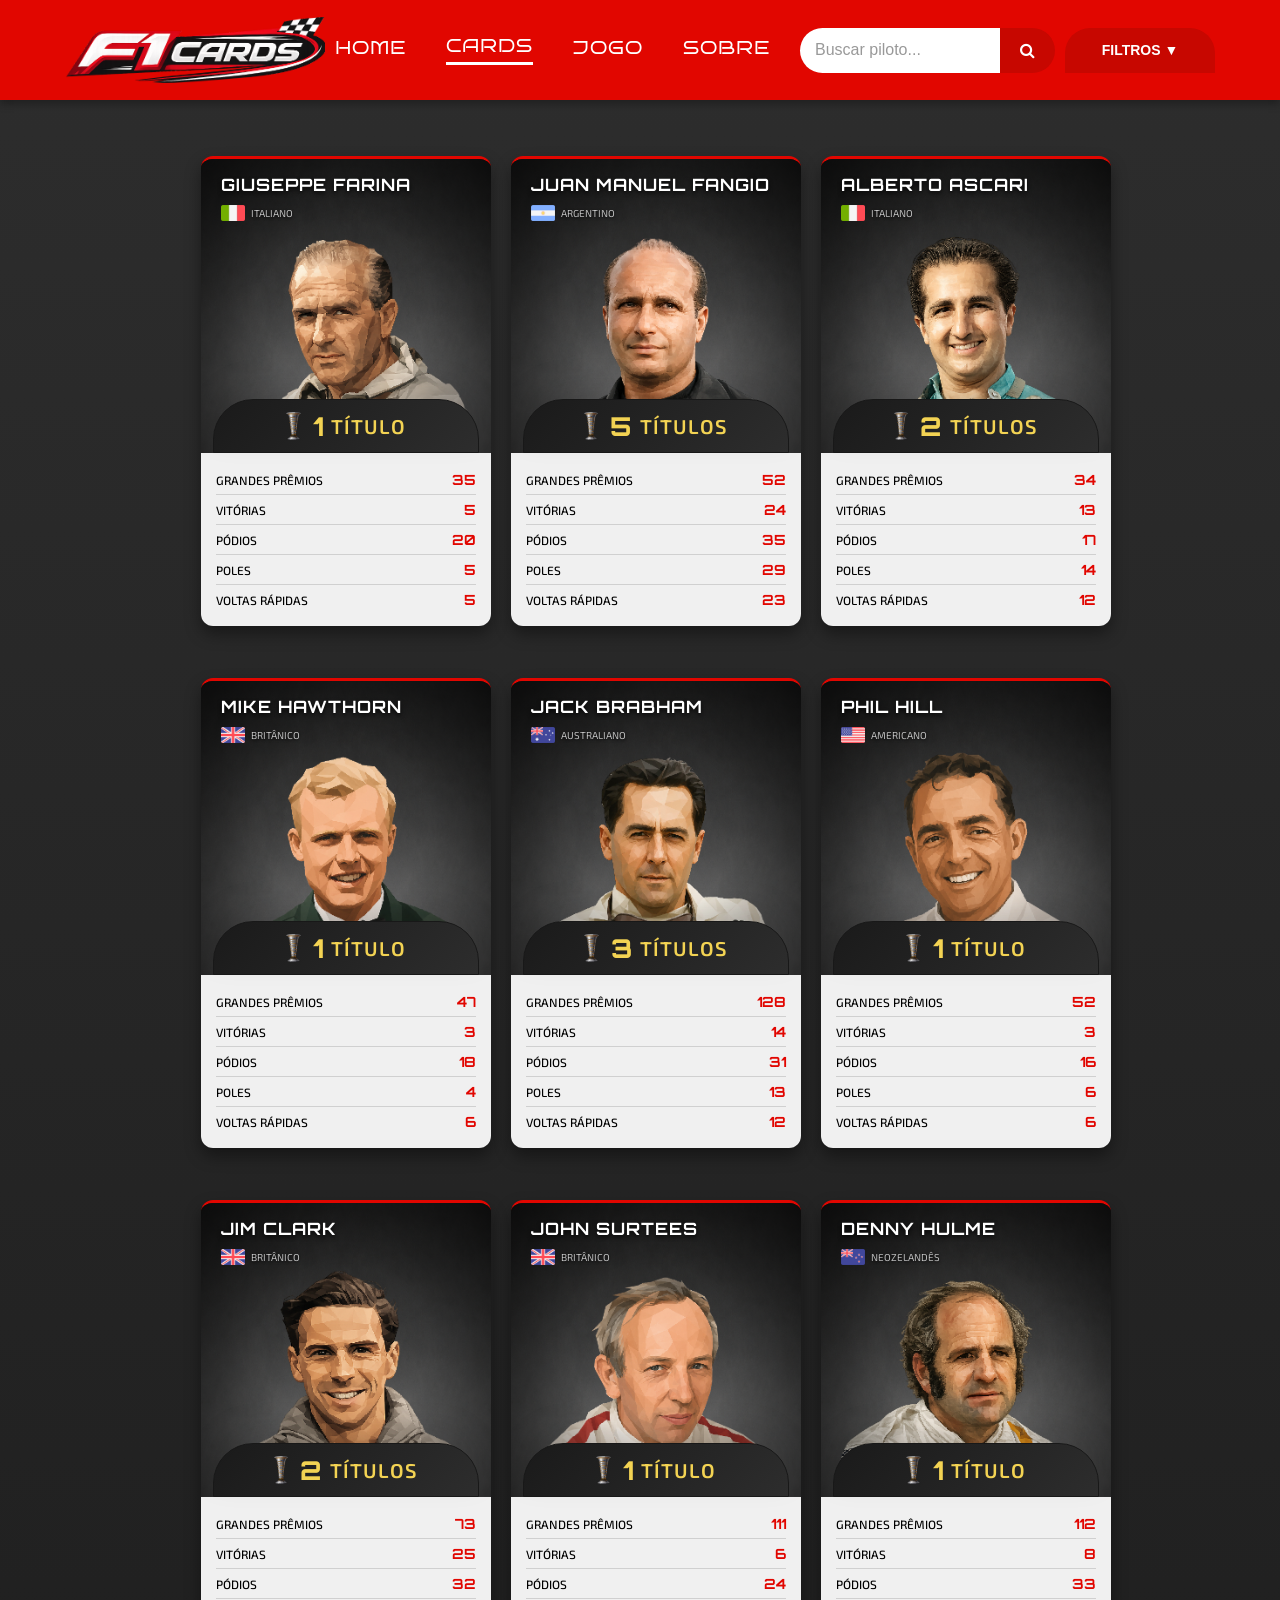
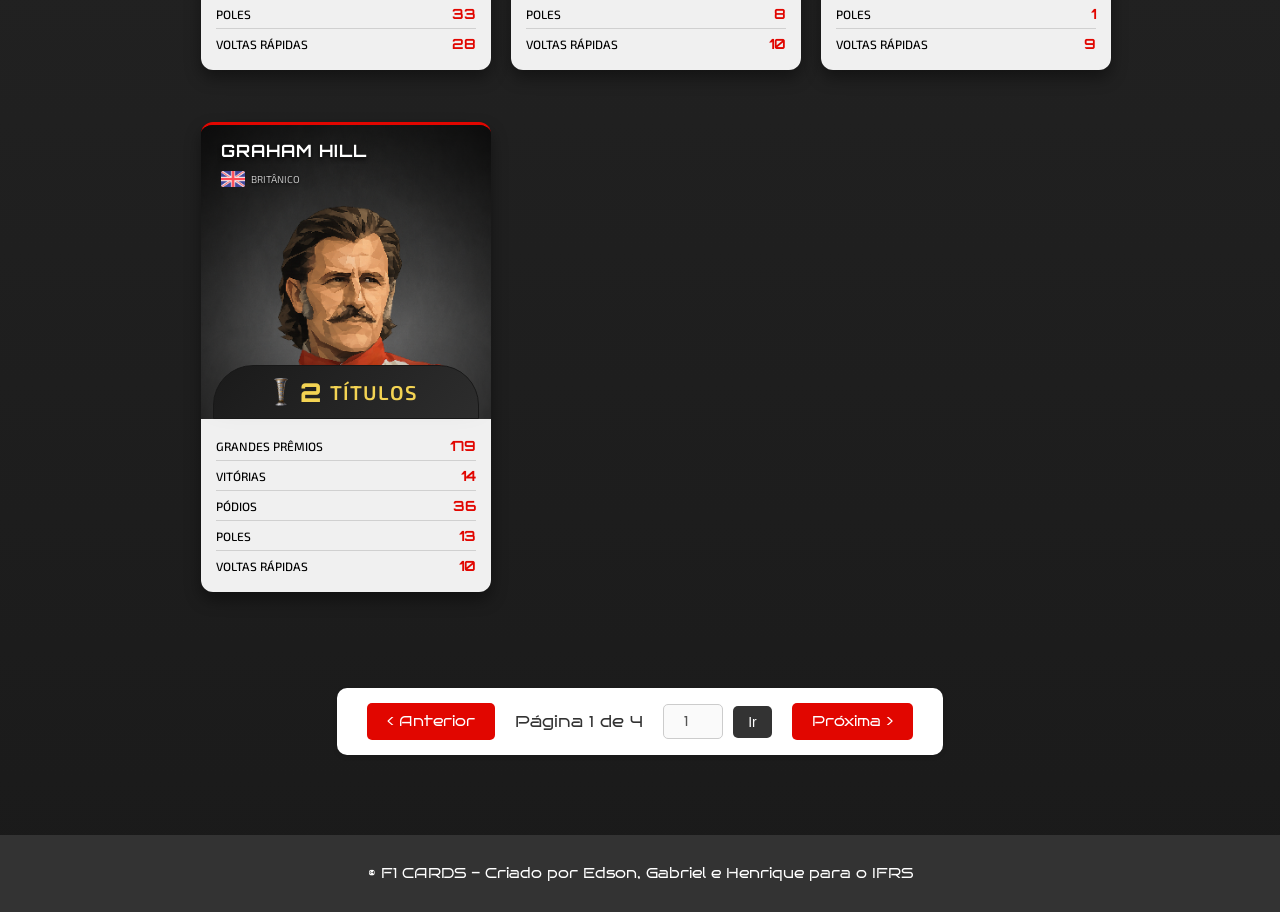
<file: index.html>
<!DOCTYPE html>
<html lang="pt-BR">
<head>
    <meta charset="UTF-8">
    <meta http-equiv="X-UA-Compatible" content="IE=edge">
    <meta name="viewport" content="width=device-width, initial-scale=1.0">
    <link rel="stylesheet" href="https://cdnjs.cloudflare.com/ajax/libs/font-awesome/4.7.0/css/font-awesome.min.css">
    <link rel="stylesheet" href="./assets/css/header.css">
    <link rel="stylesheet" href="./assets/css/styles.css">
    <link rel="stylesheet" href="./assets/css/footer.css">
    <link rel="stylesheet" href="./assets/css/index.css">
    <link rel="stylesheet" href="./assets/css/nationalityFlag.css">
    <title>Cards</title>
</head>
<body>
    <div class="header">
        <div class="header-left">
            <div class="logo"><img src="./assets/images/f1logo.png" alt="Logo do F1 Cards"></div>
        </div>
        <nav class="menu">
            <a href="./index.html" class="menu-link">HOME</a>
            <a href="./index.html" class="menu-link active">CARDS</a>
            <a href="./game/menu.html" class="menu-link">JOGO</a>
            <a href="#" class="menu-link">SOBRE</a>
        </nav>
        <div class="searchbar">
            <form onsubmit="searchDrivers(event)">
                <input id="input-search" type="text" placeholder="Buscar piloto..." name="search">
                <button class="d-btn" type="submit"><i class="fa fa-search"></i></button>
            </form>
            <div class="filter-container">
                <button class="filter-btn" onclick="openFilterMenu()">FILTROS ▼</button>

                <div class="filter-menu">
                    <button class="filter-menu-btn" onclick="applyDriverFilter(titlesDescSort)">Títulos</button>
                    <button class="filter-menu-btn" onclick="applyDriverFilter(gpsDescSort)">Grandes Prêmios</button>
                    <button class="filter-menu-btn" onclick="applyDriverFilter(victoriesDescSort)">Vitórias</button>
                    <button class="filter-menu-btn" onclick="applyDriverFilter(podiumsDescSort)">Pódios</button>
                    <button class="filter-menu-btn" onclick="applyDriverFilter(polePositionDescSort)">Poles</button>
                    <button class="filter-menu-btn" onclick="applyDriverFilter(fastestLapDescSort)">Voltas Rápidas</button>
                </div>
            </div>
        </div>
        <div class="hamburger-menu" onclick="toggleMobileMenu()">
            <img src="./assets/images/menuicon.png" alt="Menu">
        </div>
    </div>
    <div class="mobile-menu">
        <a href="./index.html" class="menu-link">HOME</a>
        <a href="./index.html" class="menu-link active">CARDS</a>
        <a href="./game/menu.html" class="menu-link">JOGO</a>
        <a href="#" class="menu-link">SOBRE</a>
    </div>

    <main class="main">
        
    </main>
    <!-- 
    A div abaixo serve para informar que 
    a busca por nome não retornou resultado.
    -->
    <div class="no-results hidden">Nenhum resultado encontrado :</div>

    <div class="pagination-container">
        <div class="pagination">
            <button class="prev-next-btn" onclick="previousPage()">&lt; Anterior</button>
            <div class="page-info">Página 1 de 40</div>
            <div class="go-to-page">
                <input disabled type="number" value="1" min="1" max="39">
                <button disabled class="go-btn">Ir</button>
            </div>
            <button class="prev-next-btn" onclick="nextPage()">Próxima &gt;</button>
        </div>
    </div>

    <footer class="footer">
        <p>&copy; F1 CARDS - Criado por Edson, Gabriel e Henrique para o IFRS</p>
    </footer>
</body>
<script src="./assets/js/data/driversData.js"></script>
<script src="./assets/js/cards.js"></script>
</html>
</file>
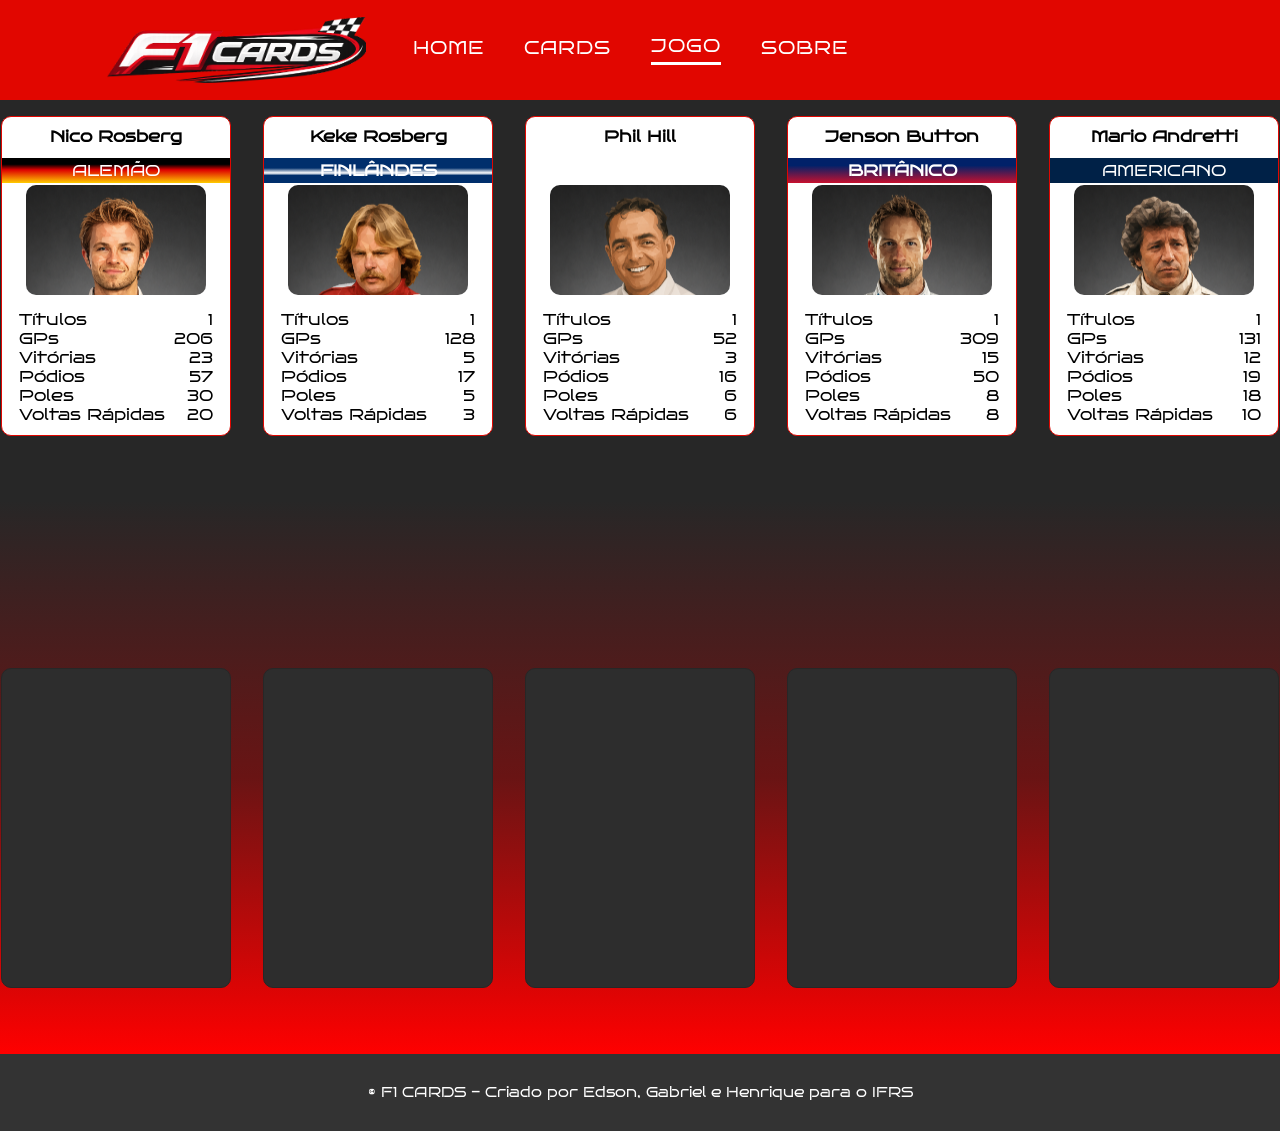
<file: game/match.html>
<!DOCTYPE html>
<html lang="en">

<head>
  <meta charset="UTF-8" />
  <meta http-equiv="X-UA-Compatible" content="IE=edge" />
  <meta name="viewport" content="width=device-width, initial-scale=1.0" />
  <title>Cards</title>
  <link rel="stylesheet" href="../assets/css/header.css">
  <link rel="stylesheet" href="../assets/css/styles.css" />
  <link rel="stylesheet" href="../assets/css/match.css" />
  <link rel="stylesheet" href="../assets/css/game.css" />
  <link rel="stylesheet" href="../assets/css/footer.css" />
  <link rel="stylesheet" href="../assets/css/nationalityFlag.css" />
</head>

<body>
  <div class="header">
    <div class="header-left">
      <div class="logo"><img src="../assets/images/f1logo.png" alt="Logo do F1 Cards" /></div>
    </div>
    <nav class="menu">
      <a href="../index.html" class="menu-link">HOME</a>
      <a href="../index.html" class="menu-link">CARDS</a>
      <a href="./menu.html" class="menu-link active">JOGO</a>
      <a href="#" class="menu-link">SOBRE</a>
    </nav>
    <div class="searchbar">
    </div>
    <div class="hamburger-menu" onclick="toggleMobileMenu()">
      <img src="../assets/images/menuicon.png" alt="Menu">
    </div>
  </div>
  <div class="mobile-menu">
    <a href="../index.html" class="menu-link">HOME</a>
    <a href="../index.html" class="menu-link">CARDS</a>
    <a href="./menu.html" class="menu-link active">JOGO</a>
    <a href="#" class="menu-link">SOBRE</a>
  </div>

  <main class="main">
    <div class="board player">

    </div>
    <div class="mid-board"></div>
    <div class="board rival">
      
    </div>
  </main>

  <footer class="footer">
    <p>&copy; F1 CARDS - Criado por Edson, Gabriel e Henrique para o IFRS</p>
  </footer>
</body>
<script src="../assets/js/data/driversData.js"></script>
<script src="../assets/js/match.js"></script>
<script>
function toggleMobileMenu() {
  const mobileMenu = document.querySelector('.mobile-menu');
  mobileMenu.classList.toggle('open');
}
</script>
</html>
</file>
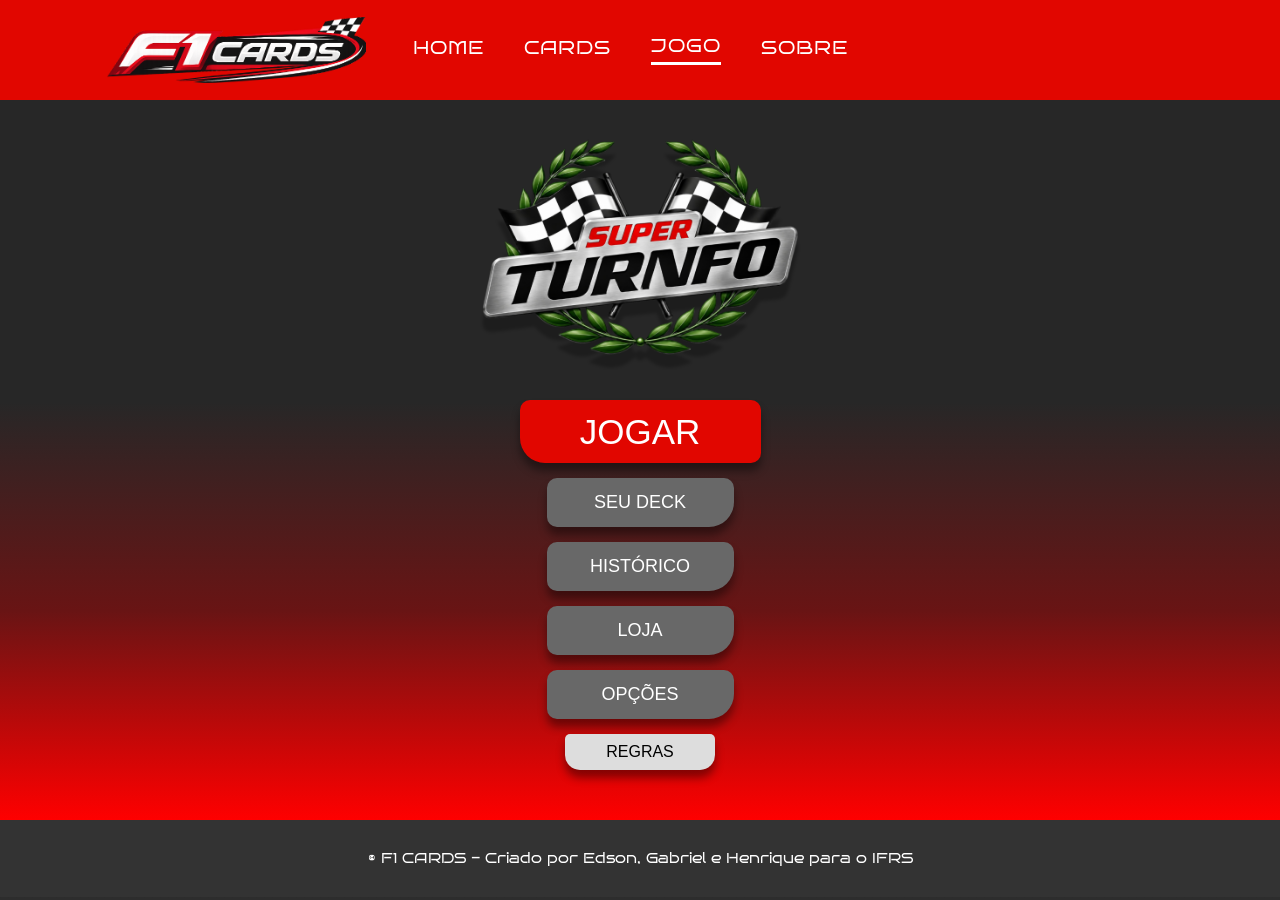
<file: game/menu.html>
<!DOCTYPE html>
<html lang="en">
<head>
    <meta charset="UTF-8">
    <meta http-equiv="X-UA-Compatible" content="IE=edge">
    <meta name="viewport" content="width=device-width, initial-scale=1.0">
    <link rel="stylesheet" href="../assets/css/styles.css">
    <link rel="stylesheet" href="../assets/css/header.css">
    <link rel="stylesheet" href="../assets/css/game.css" />
    <link rel="stylesheet" href="../assets/css/footer.css" />
    <title>Cards</title>
</head>
<body>
    <div class="header">
        <div class="header-left">
            <div class="logo"><img src="../assets/images/f1logo.png"  alt="Logo do F1 Cards"></div>
        </div>
        <nav class="menu">
            <a href="../index.html" class="menu-link">HOME</a>
            <a href="../index.html" class="menu-link">CARDS</a>
            <a href="./menu.html" class="menu-link active">JOGO</a>
            <a href="#" class="menu-link">SOBRE</a>
        </nav>
        <div class="searchbar">
        </div>
        <div class="hamburger-menu" onclick="toggleMobileMenu()">
            <img src="../assets/images/menuicon.png" alt="Menu">
        </div>
    </div>
    <div class="mobile-menu">
        <a href="../index.html" class="menu-link">HOME</a>
        <a href="../index.html" class="menu-link">CARDS</a>
        <a href="./menu.html" class="menu-link active">JOGO</a>
        <a href="#" class="menu-link">SOBRE</a>
    </div>

    <div class="main">
        <div class="game-logo">
            <img src="../assets/images/super-turnfo-img.png" alt="Super Turnfo">
        </div>
        <div class="buttons">
            <a href="./match.html" class="play-button">
                JOGAR
            </a>
            <a href="#" class="default-button">
                SEU DECK
            </a>
            <a href="#" class="default-button">
                HISTÓRICO
            </a>
            <a href="#" class="default-button">
                LOJA
            </a>
            <a href="#" class="default-button">
                OPÇÕES
            </a>
            <a href="./rules.html" class="rules-button">
                REGRAS
            </a>
        </div>
    </div>

    <footer class="footer">
        <p>&copy; F1 CARDS - Criado por Edson, Gabriel e Henrique para o IFRS</p>
    </footer>
</body>
<script>
function toggleMobileMenu() {
  const mobileMenu = document.querySelector('.mobile-menu');
  mobileMenu.classList.toggle('open');
}
</script>
</html>
</file>
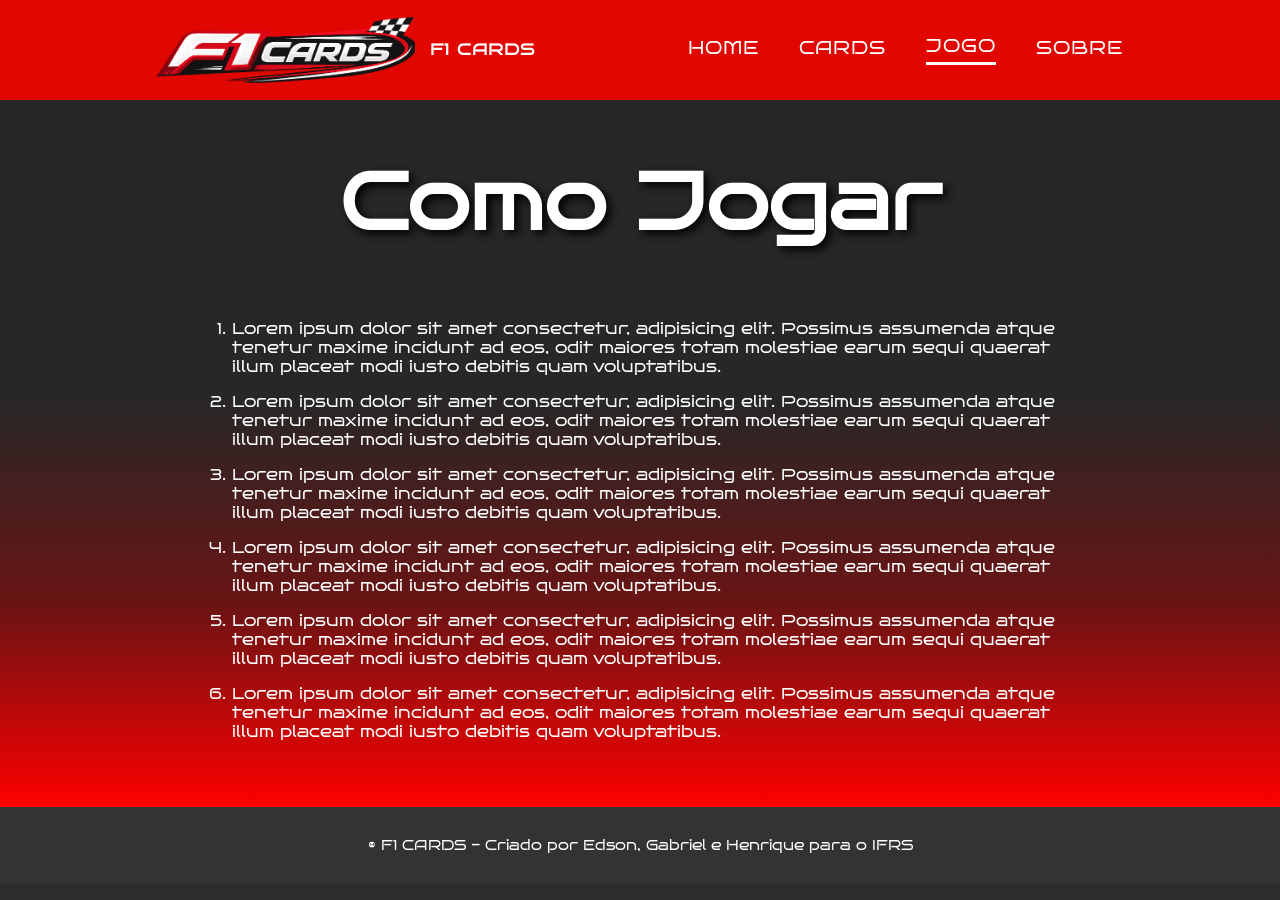
<file: game/rules.html>
<!DOCTYPE html>
<html lang="en">
  <head>
    <meta charset="UTF-8" />
    <meta http-equiv="X-UA-Compatible" content="IE=edge" />
    <meta name="viewport" content="width=device-width, initial-scale=1.0" />
    <title>Cards</title>
    <link rel="stylesheet" href="../assets/css/styles.css" />
    <link rel="stylesheet" href="../assets/css/header.css"/>
    <link rel="stylesheet" href="../assets/css/game.css"/>
    <link rel="stylesheet" href="../assets/css/footer.css" />
  </head>
  <body>
    <div class="header">
      <div class="header-left">
        <div class="logo"><img src="../assets/images/f1logo.png" alt="Logo do F1 Cards"/></div>
        <div class="header-title">F1 CARDS</div>
      </div>
      <nav class="menu">
        <a href="../index.html" class="menu-link">HOME</a>
        <a href="../index.html" class="menu-link">CARDS</a>
        <a href="./menu.html" class="menu-link active">JOGO</a>
        <a href="#" class="menu-link">SOBRE</a>
      </nav>
    </div>

    <main class="main">
      <h1 class="main-title">Como Jogar</h1>
      <ol class="rules-list">
      </ol>
    </main>

    <footer class="footer">
      <p>&copy; F1 CARDS - Criado por Edson, Gabriel e Henrique para o IFRS</p>
    </footer>
  </body>
  <script src="../assets/js/data/rulesData.js"></script>
  <script src="../assets/js/rules.js"></script>
</html>
</file>
<file: assets/css/header.css>
.header /*cabeçalho*/{
  position: static;
  background-color: #e10600;
  height: 100px;
  width: 100%;
  display: flex;
  justify-content: center;
  align-items: center;
  box-shadow: 0 4px 8px rgba(0, 0, 0, 0.3);
  padding: 0 70px;
}

.header-left {
  display: flex;
  align-items: center;
  gap: 15px;
  flex: 1;
  justify-content: center;
}

.searchbar /*barra de pesquisa*/ {
  display: flex;
  align-items: center;
  gap: 10px;
  flex: 1;
  justify-content: flex-end;
}

.menu /*barra de menu*/{
  display: flex;
  gap: 40px;
  flex: 1;
  align-items: center;
  justify-content: center;
  margin-left: 10px;
  margin-right: 30px;
}

.logo /*logotipo*/ {
  position: relative;
  display: flex;
  justify-content: baseline;
  width: 260px;
}

.header-title {
  color: white;
  font-weight: bold;
  letter-spacing: 1px;
  justify-content: center;
  align-items: center;
}

.logo img {
  height: 100%;
  width: 100%;
  object-fit: contain;
}

.searchbar /*barra de pesquisa*/ {
  display: flex;
  align-items: center;
  gap: 10px;
}

.searchbar form {
/* .searchbar div { */
  display: flex;
  align-items: center;
}

.searchbar input[type=text] /*o input da barra de pesquisa*/ {
  padding: 12px 15px;
  width: 200px;
  font-size: 16px;
  border: none;
  border-radius: 25px 0 0 25px;
  outline: none;
  height: 45px;
  background-color: #ffffff;
  color: #333;
}

.searchbar input[type=text]::placeholder {
  color: #999;
}

.searchbar .d-btn /*botão de busca*/ {
  padding: 0 20px;
  height: 45px;
  border: none;
  border-radius: 0 25px 25px 0;
  background: #c70700;
  color: white;
  cursor: pointer;
  display: flex;
  align-items: center;
  justify-content: center;
  font-size: 16px;
}

.searchbar .d-btn:hover /*botão ao colocar o mouse em cima*/{
  background: #ff1a1a;
}

.filter-btn {
  padding: 12px 20px;
  height: 45px;
  width: 150px;
  font-size: 14px;
  font-weight: bold;
  border: none;
  border-radius: 25px 25px 0 0;
  background: #c70700;
  color: white;
  cursor: pointer;
  outline: none;
  transition: background-color 0.3s;
}

.filter-btn:hover {
  background: #ff1a1a;
}

.filter-menu {
  display: none;
  position: absolute;
  min-width: 150px;
  background-color: white;
  flex-direction: column;
  z-index: 1000;
  border-radius: 0 0 5px 5px;
  box-shadow: 0 4px 12px rgba(0, 0, 0, 0.3);
  overflow: hidden;
}

.filter-menu.open {
  display: flex;
}

.filter-menu-btn {
  padding: 10px;
  background-color: white;
  border: none;
  color: black;
}

.filter-menu-btn:hover {
  cursor: pointer;
  background-color: #ff1a1a;
  color: white;
  font-weight: bold;
}

.menu /*barra de menu*/{
  display: flex;
  gap: 40px;
}

.menu-link {
  color: white;
  text-decoration: none;
  font-family: "Bruno Ace", sans-serif;
  font-weight: 400;
  font-style: normal;
  font-size: 18px;
  letter-spacing: 1px;
  transition: all 0.3s;
  padding-bottom: 5px;
}

.menu-link:hover {
  color: #ffffff;
  background-color: #d10700;
  padding: 2px;
  border-radius: 5px;
}

.menu-link.active {
  border-bottom: 3px solid white;
}

.hamburger-menu {
  display: none;
  cursor: pointer;
  position: absolute;
  top: 35px;
  right: 20px;
  z-index: 1001;
}

.hamburger-menu img {
  width: 30px;
  height: 30px;
  filter: brightness(0) invert(1);
}

.mobile-menu {
  display: none;
  position: absolute;
  top: 100px;
  right: 20px;
  width: 200px;
  background-color: #e10600;
  flex-direction: column;
  padding: 15px;
  z-index: 1000;
  border-radius: 0 0 10px 10px;
}

.mobile-menu.open {
  display: flex;
}

.mobile-menu a {
  color: white;
  text-decoration: none;
  font-family: "Bruno Ace", sans-serif;
  font-weight: 400;
  font-style: normal;
  font-size: 18px;
  letter-spacing: 1px;
  padding: 15px 0;
  border-bottom: 1px solid rgba(255, 255, 255, 0.2);
}

.mobile-menu a:hover {
  color: #ffffff;
  background-color: #d10700;
  padding: 15px 10px;
  border-radius: 5px;
}

.mobile-menu a.active {
  border-bottom: 3px solid white;
}

@media (max-width: 960px) {
  .header {
    flex-direction: column;
    height: auto;
    padding: 15px 20px;
  }

  .header-left {
    justify-content: center;
    margin-bottom: 15px;
  }

  .menu {
    display: none;
  }

  .searchbar {
    width: 100%;
    justify-content: center;
    flex: none;
    margin-top: 15px;
  }

  .searchbar form {
    width: 100%;
    max-width: 500px;
  }

  .searchbar input[type=text] {
    width: 100%;
  }

  .hamburger-menu {
    display: block;
    position: absolute;
    top: 15px;
    right: 20px;
  }

  .mobile-menu {
    top: 60px;
  }
}
</file>
<file: assets/css/styles.css>
@import url('https://fonts.googleapis.com/css2?family=Bruno+Ace&display=swap');

* {
    box-sizing: border-box;
}

body {
    margin: 0;
    background: linear-gradient(to bottom, #2d2d2d, #1a1a1a);
    font-family: "Bruno Ace", sans-serif;
}
</file>
<file: assets/css/footer.css>
.footer {
  background-color: #333;
  color: white;
  padding: 30px;
  text-align: center;
}

.footer p {
  margin: 0;
  font-family: "Bruno Ace", sans-serif;
  font-weight: 400;
  font-style: normal;
  font-size: 14px;
}
</file>
<file: assets/css/index.css>
@import url('https://fonts.googleapis.com/css2?family=Exo+2:ital,wght@0,100..900;1,100..900&display=swap');
@import url('https://fonts.googleapis.com/css2?family=Orbitron:wght@400;500;600;700;800;900&display=swap');

.main {
  display: grid;
  grid-template-columns: repeat(5, 290px);
  gap: 20px;
  justify-content: center;
  margin-top: 40px;
}

.no-results {
  width: 100%;
  height: 600px;
  text-align: center;
  padding-top: 200px;
  font-size: 3rem;
  color: white;
}

@media (max-width: 1600px) {
  .main {
      grid-template-columns: repeat(4, 290px); 
  }
}

@media (max-width: 1280px) {
  .main {
      grid-template-columns: repeat(3, 290px); 
  }
}

@media (max-width: 960px) {
  .main {
      grid-template-columns: repeat(2, 290px); 
  }
}

@media (max-width: 640px) {
  .main {
      grid-template-columns: repeat(1, 290px); 
  }
}

.card {
  width: 290px;
  height: 470px;
  border: none;
  border-top: 3px solid #e10600;
  border-radius: 12px;
  background-color: #000000;
  margin: 1rem;
  box-shadow: 0 8px 16px rgba(0, 0, 0, 0.4);

  display: flex;
  flex-direction: column;
  overflow: hidden;
}

.card:hover {
  cursor: pointer;
  transform: scale(1.05);
  transition: transform 0.3s ease, box-shadow 0.3s ease;
  box-shadow: 0 0 5px #e10600, 0 0 15px #e10600;
}

.driver-portrait {
  width: 100%;
  height: 320px;
  background: linear-gradient(180deg, #2a2a2a 0%, #151515 50%, #0a0a0a 100%);
  display: flex;
  justify-content: center;
  align-items: center;
  overflow: hidden;
  position: relative;
  margin-top: 0;
}

.driver-portrait::before {
  content: '';
  position: absolute;
  top: 0;
  left: 0;
  right: 0;
  bottom: 0;
  background: radial-gradient(ellipse at center, transparent 40%, rgba(0,0,0,0.6) 100%);
  pointer-events: none;
  z-index: 1;
}

.driver-portrait img {
  height: 100%;
  object-fit: cover;
  border-radius: 0;
}

.championship-banner {
  width: 92%;
  background: linear-gradient(135deg, #1a1a1a 0%, #2d2d2d 100%);
  display: flex;
  align-items: center;
  justify-content: center;
  gap: 12px;
  padding: 12px 0;
  margin: -54px auto 0 auto;
  position: relative;
  z-index: 5;
  box-shadow: 0 -15px 30px rgba(0, 0, 0, 0.1);
  border: 1px solid rgb(24, 24, 24);
  border-radius: 40px 40px 0 0;
}

.trophy-icon {
  height: 28px;
}

.championship-text {
  display: flex;
  align-items: center;
  gap: 8px;
}

.titles-number {
  font-family: "Orbitron", sans-serif;
  font-weight: 800;
  font-size: 26px;
  color: #f3d353;
  line-height: 1;
}

.titles-label {
  font-family: "Exo 2", sans-serif;
  font-weight: 600;
  font-size: 20px;
  color: #f3d353;
  text-transform: uppercase;
  letter-spacing: 1px;
}

.stats-section {
  width: 100%;
  background-color: #f0f0f0;
  padding: 12px 15px;
  flex-grow: 1;
}

.stat-row {
  display: flex;
  justify-content: space-between;
  align-items: center;
  padding: 6px 0;
  border-bottom: 1px solid #d0d0d0;
}

.stat-row:last-child {
  border-bottom: none;
}

.stat-label {
  font-family: "Exo 2", sans-serif;
  font-weight: 500;
  font-size: 12px;
  color: #000000;
  text-transform: uppercase;
}

.stat-value {
  font-family: "Orbitron", sans-serif;
  font-weight: 700;
  font-size: 14px;
  color: #e10600;
}

.card-header {
  width: 100%;
  padding: 15px 20px 5px 20px;
  background: transparent;
  display: flex;
  justify-content: space-between;
  align-items: center;
  white-space: nowrap;
  position: absolute;
  top: 0;
  left: 0;
  z-index: 10;
}

.driver-info {
  display: flex;
  flex-direction: column;
}

.driver-name {
  margin: 0;
  color: #ffffff;
  text-align: left;
  font-family: "Orbitron", sans-serif;
  font-weight: 700;
  font-size: 17px;
  text-transform: uppercase;
  letter-spacing: 1px;
  text-shadow: 0 2px 4px rgba(0, 0, 0, 0.8);
}

.nationality-info {
  display: flex;
  align-items: center;
  gap: 6px;
  margin-top: 10px;
}

.nationality-flag {
  width: 24px;
  height: 16px;
  border-radius: 2px;
  object-fit: cover;
  display: block;
}

.nationality-flag[class*=" "] {
  width: 20px;
  height: 14px;
  border-radius: 2px;
}

.nationality-text {
  color: #c0c0c0;
  font-family: "Exo 2", sans-serif;
  font-weight: 400;
  font-size: 10px;
  text-transform: uppercase;
  text-shadow: 0 1px 3px rgba(0, 0, 0, 0.8);
}

.pagination-container {
  display: flex;
  justify-content: center;
  margin-top: 80px;
  margin-bottom: 80px;
}

.pagination {
  display: flex;
  align-items: center;
  gap: 20px;
  background-color: white;
  padding: 15px 30px;
  border-radius: 10px;
  box-shadow: 0 2px 5px rgba(0, 0, 0, 0.1);
}

.prev-next-btn {
  padding: 10px 20px;
  background-color: #e10600;
  color: white;
  border: none;
  border-radius: 5px;
  cursor: pointer;
  font-family: "Bruno Ace", sans-serif;
  font-weight: 400;
  font-style: normal;
  font-size: 14px;
  transition: background-color 0.3s;
}

.prev-next-btn:hover {
  background-color: #ff1a1a;
}

.page-info {
  font-size: 16px;
  font-family: "Bruno Ace", sans-serif;
  font-weight: 400;
  font-style: normal;
  color: #333;
}

.go-to-page {
  display: flex;
  align-items: center;
  gap: 10px;
}

.go-to-page span {
  font-size: 14px;
  color: #333;
}

.go-to-page input {
  width: 60px;
  padding: 8px;
  border: 1px solid #ccc;
  border-radius: 5px;
  font-family: "Bruno Ace", sans-serif;
  font-weight: 400;
  font-style: normal;
  font-size: 14px;
  text-align: center;
}

.go-btn {
  padding: 8px 15px;
  background-color: #333;
  color: white;
  border: none;
  border-radius: 5px;
  cursor: pointer;
  font-size: 14px;
  transition: background-color 0.3s;
}

.go-btn:hover {
  background-color: #555;
}


.hidden {
  display: none;
}
</file>
<file: assets/css/nationalityFlag.css>
.argentina {
  background: linear-gradient(#75AADB 25%, #ffffff 47%, #75AADB 100%);
  color: #FFB81C;
  font-weight: bold;
}

.dourado_australiano {
  background-color: #FFCD00;
}

.azul_neozelandes {
  background-color: #012169;
}

.alemanha {
  background: linear-gradient(#000000 25%, #dd0000 47%, #ffcc00 100%);
}

.italia {
  background: linear-gradient(to right, #009246 33%, #f4f9ff 50%, #ce2b37 100%);
  color: #000000;
}

.holanda {
  background-color: #ff8700;
}

.gra_bretanha {
  background: linear-gradient(#012169 30%, #C8102E 100%);
  color: #ffffff;
  font-weight: bold;
}

.brasil {
  background: linear-gradient(#009440 40%,#ffcb00 80%);
  font-weight: bold;
}

.austria {
  background: linear-gradient(#ef3340 25%,#ffffff 50%, #ef3340 80%);
  font-weight: bold;
  color: #000000;
}

.americano {
  background-color: #002147;
}

.africa-do-sul {
  background: linear-gradient(150deg, #de3831 10%,#007a4d 30%, #002395 60%, #ffb612 85%, #000000 100%);
}

.finlandia {
  background: linear-gradient(#002f6c 40%,#ffffff 60%, #002f6c 70%);
  color: #ffffff;
  font-weight: bold;
}

.franca {
  background: linear-gradient(to right, #0055a4 33%,#ffffff 33%,#ffffff 66%, #ef4135 66%);
  color: #000000;
  font-weight: bold;
}

.canada {
  background: linear-gradient(to right, #d80621 25%,#ffffff 25%,#ffffff 75%, #d80621 75%);
  color: #000000;
  font-weight: bold;
}

.espanha {
  background: linear-gradient(#AA151B 25%,#F4EA09 35%, #F4EA09 45%, #AA151B 70%);
  font-weight: bold;
}
</file>
<file: assets/css/match.css>
.board {
  display: flex;
}

.mid-board {
  height: 200px;
}

.driver-card {
  width: 230px;
  height: 320px;
  border: 1px solid #000000;
  border-radius: 10px;
  background-color: #ffffff;
  margin: 1rem;

  display: flex;
  flex-direction: column;
  align-items: center;
}

.driver-card:hover {
  cursor: pointer;
}

.player .driver-card:hover {
  box-shadow: 0 5px 20px rgba(225, 6, 0, 0.5);
}

.player .driver-card {
  border-color: rgb(225, 6, 0);
}

.rival .driver-card {
  background-color: rgb(45, 45, 45);
  border-color: rgb(39, 39, 39);
}

.rival .driver-card:hover {
  box-shadow: 0 5px 20px rgba(39, 39, 39, 0.5);
}

.driver-image {
  width: 180px;
  height: 110px;
}

.driver-image img {
  width: 100%;
  height: 100%;
  border-radius: 10px;
  object-fit: cover;
}

.driver-stats {
  padding: 15px 0;
  width: 85%;
}

.stat {
  display: flex;
  justify-content: space-between;
}

.driver-name {
  margin: 10px 0
}

.nationality {
  margin: 2px 0;
  padding: 3px 0;
  width: 100%;
  text-align: center;
  color: #ffffff;
}
</file>
<file: assets/css/game.css>
/* start Game styles */
.main {
  display: flex;
  align-items: center;
  flex-direction: column;
  background: linear-gradient(#272727 42%, #691414 71%, #ff0000 100%);
  padding-bottom: 50px;
}

.main-title {
  font-size: 5rem;
  color: #ffffff;
  text-shadow: 4px 4px 10px #000000;
}

.rules-list {
  width: 70%;
  color: #ffffff;
}

.rules-list li {
  font-weight: 500;
}

.rules-list li:not(:last-child) {
  margin-bottom: 1rem;
}

.game-logo /*logotipo*/ {
  height: 250px;
  width: 100%;
}

.game-logo img {
  margin-top: 30px;
  height: 100%;
  width: 100%;
  object-fit: contain;
}

.buttons {
  padding-top: 50px;
  display: flex;
  justify-content: center;
  align-items: center;
  flex-direction: column;
  gap: 15px;
  font-family: Arial, Helvetica, sans-serif;
}

.buttons a {
  display: flex;
  align-items: center;
  justify-content: center;
  text-decoration: none;
}

.play-button {
  width: 241px;
  height: 63px;
  background: #e10600;
  color: #ffffff;
  font-size: 35px;
  text-align: center;
  border-style: none;
  border-radius: 10px 10px 10px 25px;
  box-shadow: 0px 8px 8px rgba(0, 0, 0, 0.4);
}

.play-button:hover {
  cursor: pointer;
  background: #d10700;
}

.default-button {
  width: 187px;
  height: 49px;
  background: #686868;
  color: #ffffff;
  font-size: 18px;
  border-style: none;
  text-align: center;
  border-radius: 10px 10px 25px 10px;
  box-shadow: 0px 8px 8px rgba(0, 0, 0, 0.4);
}

.default-button:hover {
  cursor: pointer;
  background: #555555;
}

.rules-button {
  width: 150px;
  height: 36px;
  background: #dddddd;
  color: #000000;
  font-size: 16px;
  border-style: none;
  text-align: center;
  border-radius: 5px 5px 15px 15px;
  box-shadow: 0px 8px 8px rgba(0, 0, 0, 0.4);
}

.rules-button:hover {
  cursor: pointer;
  background: #cccccc;
}

/* end Game styles */
</file>
